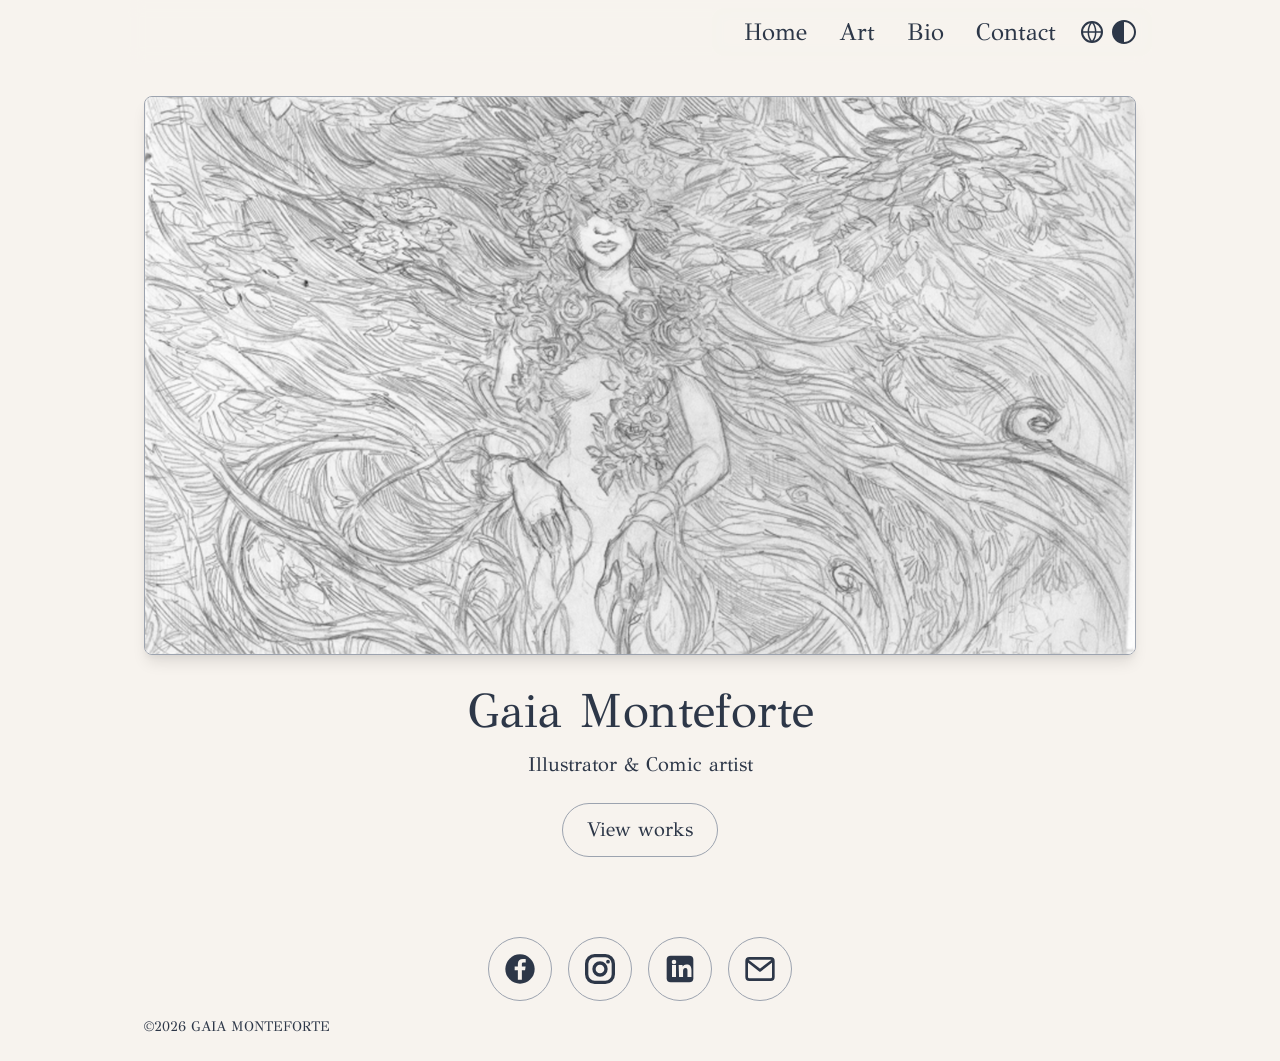
<file: index.html>
﻿<!DOCTYPE html>
<html lang="en-US">
  <head>
    <meta charset="UTF-8" />
    <meta http-equiv="refresh" content="0; url=home.html" />
    <title>Gaia Monteforte</title>
  </head>
  <body></body>
</html>
</file>
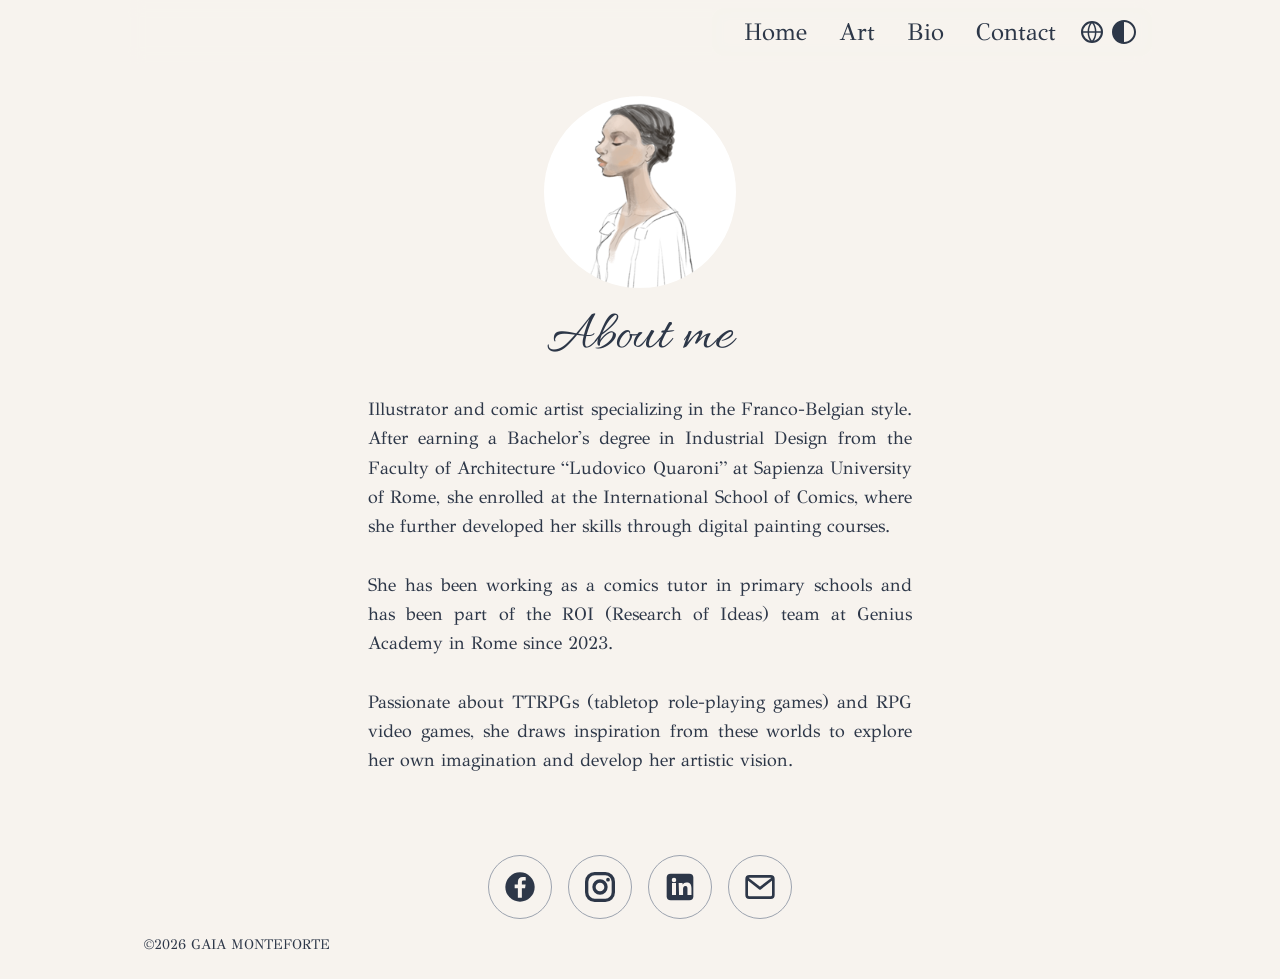
<file: bio.html>
<!DOCTYPE html>
<html lang="en-US">
  <head>
    <meta charset="UTF-8" />
    <meta name="viewport" content="width=device-width, initial-scale=1" />
    <link rel="stylesheet" href="tailwind.min.css" />
    <link rel="stylesheet" type="text/css" href="style.css" />
    <link rel="preconnect" href="https://fonts.googleapis.com" />
    <link rel="preconnect" href="https://fonts.gstatic.com" crossorigin />
    <link href="https://fonts.googleapis.com/css2?family=Allura&family=GFS+Didot&display=swap" rel="stylesheet" />
    <title data-en="Bio | Gaia Monteforte" data-it="Biografia | Gaia Monteforte">Bio | Gaia Monteforte</title>
    <script src="bio.js"></script>
    <script src="script.js" defer></script>
  </head>

  <body class="container lg:text-xl lg:max-w-screen-lg lg:mx-auto">
    <header class="flex justify-between items-center md:w-full md:fixed md:h-16 lg:max-w-screen-lg">
      <a href="#menu" id="home" class="inline-block md:hidden py-4 px-6 appearance-none focus:outline-none" aria-label="Open menu" data-en-aria-label="Open menu" data-it-aria-label="Apri il menu" aria-controls="menu">
        <svg id="btn-hamburger" class="fill-current h-6 w-6" viewBox="0 0 20 20" xmlns="http://www.w3.org/2000/svg">
          <title>Menu</title>
          <path d="M0 3h20v2H0V3zm0 6h20v2H0V9zm0 6h20v2H0v-2z" />
        </svg>
      </a>

      <a class="md:w-full py-4 px-6 md:py-0 text-3xl md:text-4xl" href="work.html" aria-label="Works"></a>

      <nav id="menu" class="container p-4 md:py-2" aria-label="Main navigation" data-en-aria-label="Main navigation" data-it-aria-label="Navigazione principale">
        <a href="#home" id="menu-close" class="absolute md:hidden top-0 right-0 p-6 z-20" aria-label="Close menu" data-en-aria-label="Close menu" data-it-aria-label="Chiudi il menu">
          <svg id="btn-close" class="fill-current h-5 w-5" viewBox="0 0 24 24" xmlns="http://www.w3.org/2000/svg" aria-hidden="true">
            <time>Close</time>
            <path d="M23.954 21.03l-9.184-9.095 9.092-9.174-2.832-2.807-9.09 9.179-9.176-9.088-2.81 2.81 9.186 9.105-9.095 9.184 2.81 2.81 9.112-9.192 9.18 9.1z" />
          </svg>
        </a>

        <ul class="min-h-full flex flex-col md:flex-row justify-around md:justify-end items-center relative z-10 py-12 md:py-0 text-3xl md:text-2xl">
          <li class="mobile-controls">
            <button class="theme-toggle" type="button" aria-label="Toggle light/dark theme" data-en-aria-label="Toggle light/dark theme" data-it-aria-label="Cambia tema chiaro/scuro"><svg class="fill-current h-6 w-6" viewBox="0 0 24 24" xmlns="http://www.w3.org/2000/svg"><path d="M12 2c5.514 0 10 4.486 10 10s-4.486 10-10 10v-20zm0-2c-6.627 0-12 5.373-12 12s5.373 12 12 12 12-5.373 12-12-5.373-12-12-12z" /></svg></button>
            <div class="language-switcher mobile-language-switcher" aria-label="Language selector">
              <button class="language-button" type="button" data-language="it" aria-label="Italiano" data-en-aria-label="Italian" data-it-aria-label="Italiano" title="Italiano" data-en-title="Italian" data-it-title="Italiano" aria-pressed="false">
                <svg viewBox="0 0 24 24" aria-hidden="true"><defs><clipPath id="italy-flag-clip"><circle cx="12" cy="12" r="12" /></clipPath></defs><g clip-path="url(#italy-flag-clip)"><path fill="#009246" d="M0 0h8v24H0z"/><path fill="#fff" d="M8 0h8v24H8z"/><path fill="#ce2b37" d="M16 0h8v24h-8z"/></g></svg>
              </button>
              <button class="language-button" type="button" data-language="en" aria-label="English" data-en-aria-label="English" data-it-aria-label="Inglese" title="English" data-en-title="English" data-it-title="Inglese" aria-pressed="true">
                <svg viewBox="0 0 24 24" aria-hidden="true"><defs><clipPath id="union-jack-clip"><circle cx="12" cy="12" r="12" /></clipPath></defs><g clip-path="url(#union-jack-clip)"><path fill="#012169" d="M0 0h24v24H0z"/><path fill="#fff" d="M0 0h4l20 14v4h-4L0 4zm20 0h4v4L4 24H0v-4z"/><path fill="#c8102e" d="M0 0h2l22 15.4V18L0 2.6zm22 0h2v2.6L2 24H0v-2.6z"/><path fill="#fff" d="M0 8h24v8H0zM8 0h8v24H8z"/><path fill="#c8102e" d="M0 10h24v4H0zM10 0h4v24h-4z"/></g></svg>
              </button>
            </div>
          </li>
          <li class="px-4 hover:text-blue-400"><a href="home.html">Home</a></li>
          <li class="px-4 hover:text-blue-400"><a href="work.html" data-en="Art" data-it="Art">Art</a></li>
          <li class="px-4 hover:text-blue-400"><a href="bio.html" data-en="Bio" data-it="Bio">Bio</a></li>
          <li class="px-4 hover:text-blue-400"><a href="contact.html" data-en="Contact" data-it="Contatti">Contact</a></li>
          <li class="language-switcher desktop-language-switcher" aria-label="Language selector">
            <button class="language-toggle" type="button" aria-label="Change language" data-en-aria-label="Change language" data-it-aria-label="Cambia lingua" title="Change language" data-en-title="Change language" data-it-title="Cambia lingua" aria-expanded="false" aria-controls="desktop-language-options">
              <svg viewBox="0 0 24 24" xmlns="http://www.w3.org/2000/svg" aria-hidden="true"><circle cx="12" cy="12" r="10" fill="none" stroke="currentColor" stroke-width="2"/><path d="M2 12h20M12 2c2.5 2.7 3.7 6 3.7 10S14.5 19.3 12 22m0-20C9.5 4.7 8.3 8 8.3 12s1.2 7.3 3.7 10" fill="none" stroke="currentColor" stroke-width="1.5"/></svg>
            </button>
            <div class="desktop-language-options" id="desktop-language-options">
            <button class="language-button" type="button" data-language="it" aria-label="Italiano" data-en-aria-label="Italian" data-it-aria-label="Italiano" title="Italiano" data-en-title="Italian" data-it-title="Italiano" aria-pressed="false">
              <svg viewBox="0 0 24 24" aria-hidden="true"><defs><clipPath id="italy-flag-clip-desktop"><circle cx="12" cy="12" r="12" /></clipPath></defs><g clip-path="url(#italy-flag-clip-desktop)"><path fill="#009246" d="M0 0h8v24H0z"/><path fill="#fff" d="M8 0h8v24H8z"/><path fill="#ce2b37" d="M16 0h8v24h-8z"/></g></svg>
            </button>
            <button class="language-button" type="button" data-language="en" aria-label="English" data-en-aria-label="English" data-it-aria-label="Inglese" title="English" data-en-title="English" data-it-title="Inglese" aria-pressed="true">
              <svg viewBox="0 0 24 24" aria-hidden="true"><defs><clipPath id="union-jack-clip-desktop"><circle cx="12" cy="12" r="12" /></clipPath></defs><g clip-path="url(#union-jack-clip-desktop)"><path fill="#012169" d="M0 0h24v24H0z"/><path fill="#fff" d="M0 0h4l20 14v4h-4L0 4zm20 0h4v4L4 24H0v-4z"/><path fill="#c8102e" d="M0 0h2l22 15.4V18L0 2.6zm22 0h2v2.6L2 24H0v-2.6z"/><path fill="#fff" d="M0 8h24v8H0zM8 0h8v24H8z"/><path fill="#c8102e" d="M0 10h24v4H0zM10 0h4v24h-4z"/></g></svg>
            </button>
            </div>
            <button class="theme-toggle" type="button" aria-label="Toggle light/dark theme" data-en-aria-label="Toggle light/dark theme" data-it-aria-label="Cambia tema chiaro/scuro"><svg class="fill-current h-6 w-6" viewBox="0 0 24 24" xmlns="http://www.w3.org/2000/svg"><path d="M12 2c5.514 0 10 4.486 10 10s-4.486 10-10 10v-20zm0-2c-6.627 0-12 5.373-12 12s5.373 12 12 12 12-5.373 12-12-5.373-12-12-12z" /></svg></button>
          </li>
        </ul>
      </nav>
    </header>

    <main class="container mx-auto px-4 py-8 md:pt-24 md:pb-12">
      <div class="text-center">
        <div class="profile-image-flip mx-auto mb-4" aria-label="Gaia Monteforte portrait" data-en-aria-label="Gaia Monteforte portrait" data-it-aria-label="Ritratto di Gaia Monteforte">
          <div class="profile-image-flip-inner">
            <img class="profile-image-flip-front" src="assets/contact/Bio_pic.png" srcset="assets/contact/Bio_pic-256w.png 256w, assets/contact/Bio_pic.png 552w" sizes="128px" width="552" height="537" loading="eager" decoding="async" fetchpriority="high" alt="Gaia Monteforte" data-en-alt="Gaia Monteforte" data-it-alt="Gaia Monteforte" />
            <img class="profile-image-flip-back" src="assets/contact/bio_2.jpg" srcset="assets/contact/bio_2-256w.jpg 256w, assets/contact/bio_2.jpg 1944w" sizes="128px" width="1944" height="1944" loading="lazy" decoding="async" fetchpriority="low" alt="" aria-hidden="true" />
          </div>
        </div>
        <h1 class="artist-name about-heading mb-6" data-en="About me" data-it="Chi sono">About me</h1>
      </div>

      <div class="max-w-2xl mx-auto px-8 md:px-16">
        <p id="artist-bio" class="leading-relaxed text-lg"></p>
      </div>
    </main>

    <div class="social-links">
      <a href="https://facebook.com/gaia_monteforte" target="_blank" rel="noopener noreferrer" aria-label="Facebook" title="Facebook">
        <svg class="social-icon" viewBox="0 0 24 24" aria-hidden="true"><circle cx="12" cy="12" r="11" fill="currentColor"/><path d="M13.4 20v-7h2.4l.4-2.8h-2.8V8.4c0-.8.2-1.3 1.4-1.3h1.5V4.6c-.3 0-1.2-.1-2.2-.1-2.2 0-3.7 1.3-3.7 3.8v1.9H8v2.8h2.4v7z" fill="var(--social-mark)"/></svg>
      </a>
      <a href="https://instagram.com/the_nebula_art" target="_blank" rel="noopener noreferrer" aria-label="Instagram" title="Instagram">
        <svg class="social-icon" viewBox="0 0 24 24" aria-hidden="true"><rect x="2" y="2" width="20" height="20" rx="6" fill="none" stroke="currentColor" stroke-width="2.5"/><circle cx="12" cy="12" r="4.5" fill="none" stroke="currentColor" stroke-width="2.5"/><circle cx="18" cy="6.5" r="1.4" fill="currentColor"/></svg>
      </a>
      <a href="https://linkedin.com/in/gaia_monteforte" target="_blank" rel="noopener noreferrer" aria-label="LinkedIn" title="LinkedIn">
        <svg class="social-icon" viewBox="0 0 24 24" aria-hidden="true"><rect x="2" y="2" width="20" height="20" rx="3" fill="currentColor"/><path d="M6 9h3v9H6zm1.5-4a1.7 1.7 0 1 1 0 3.4 1.7 1.7 0 0 1 0-3.4M11 9h2.9v1.2h.1A3.2 3.2 0 0 1 17 8.7c3 0 3.6 2 3.6 4.5V18h-3v-4.3c0-1 0-2.4-1.5-2.4s-1.8 1.1-1.8 2.3V18h-3z" fill="var(--social-mark)"/></svg>
      </a>
      <a href="mailto:helennmarley@gmail.com" aria-label="Email" title="Email">
        <svg class="social-icon" viewBox="0 0 24 24" aria-hidden="true"><rect x="2" y="4" width="20" height="16" rx="2" fill="none" stroke="currentColor" stroke-width="2"/><path d="m3 6 9 7 9-7" fill="none" stroke="currentColor" stroke-width="2" stroke-linecap="round" stroke-linejoin="round"/></svg>
      </a>
    </div>

    <footer>
      <div class="container flex flex-col sm:flex-row sm:flex-wrap justify-between items-center mx-auto mb-6 px-4 text-sm">
        <p class="uppercase">©<span id="current-year"></span> Gaia Monteforte</p>
      </div>
    </footer>
  </body>
</html>
</file>
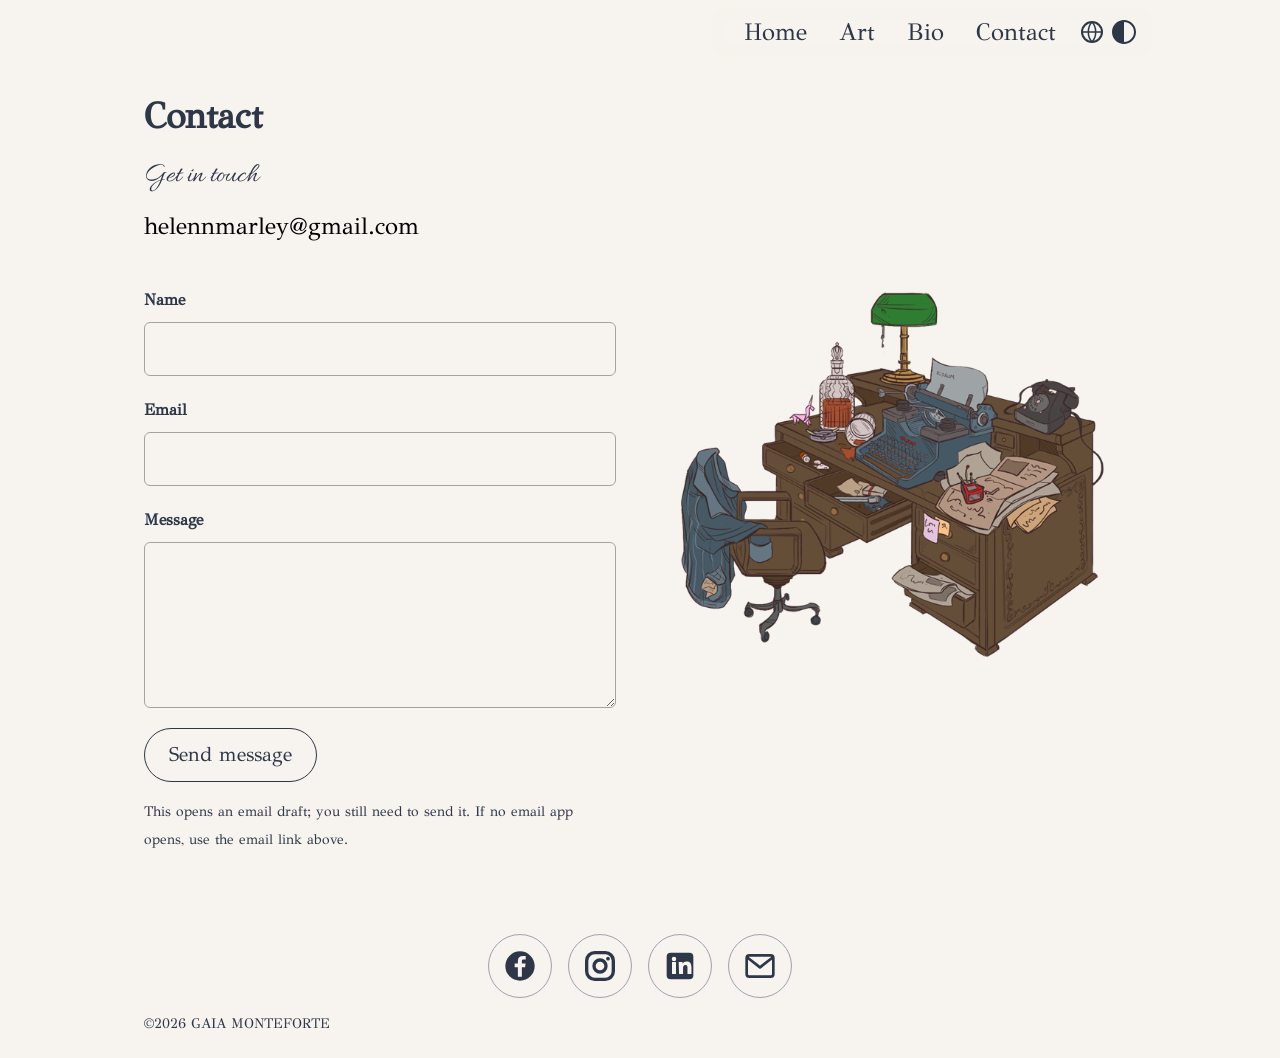
<file: contact.html>
<!DOCTYPE html>
<html lang="en-US">
  <head>
    <meta charset="UTF-8" />
    <meta name="viewport" content="width=device-width, initial-scale=1" />
    <link rel="stylesheet" href="tailwind.min.css" />
    <link rel="stylesheet" type="text/css" href="style.css" />
    <link rel="preconnect" href="https://fonts.googleapis.com" />
    <link rel="preconnect" href="https://fonts.gstatic.com" crossorigin />
    <link href="https://fonts.googleapis.com/css2?family=Allura&family=GFS+Didot&display=swap" rel="stylesheet" />
    <title data-en="Contact | Gaia Monteforte" data-it="Contatti | Gaia Monteforte">Contact | Gaia Monteforte</title>
    <script src="bio.js"></script>
    <script src="script.js" defer></script>
  </head>

  <body class="container lg:text-xl lg:max-w-screen-lg lg:mx-auto">
    <header class="flex justify-between items-center md:w-full md:fixed md:h-16 lg:max-w-screen-lg">
      <a href="#menu" id="home" class="inline-block md:hidden py-4 px-6 appearance-none focus:outline-none" aria-label="Open menu" data-en-aria-label="Open menu" data-it-aria-label="Apri il menu" aria-controls="menu">
        <svg id="btn-hamburger" class="fill-current h-6 w-6" viewBox="0 0 20 20" xmlns="http://www.w3.org/2000/svg">
          <title>Menu</title>
          <path d="M0 3h20v2H0V3zm0 6h20v2H0V9zm0 6h20v2H0v-2z" />
        </svg>
      </a>

      <a class="md:w-full py-4 px-6 md:py-0 text-3xl md:text-4xl" href="work.html" aria-label="Works"></a>

      <nav id="menu" class="container p-4 md:py-2" aria-label="Main navigation" data-en-aria-label="Main navigation" data-it-aria-label="Navigazione principale">
        <a href="#home" id="menu-close" class="absolute md:hidden top-0 right-0 p-6 z-20" aria-label="Close menu" data-en-aria-label="Close menu" data-it-aria-label="Chiudi il menu">
          <svg id="btn-close" class="fill-current h-5 w-5" viewBox="0 0 24 24" xmlns="http://www.w3.org/2000/svg" aria-hidden="true">
            <time>Close</time>
            <path d="M23.954 21.03l-9.184-9.095 9.092-9.174-2.832-2.807-9.09 9.179-9.176-9.088-2.81 2.81 9.186 9.105-9.095 9.184 2.81 2.81 9.112-9.192 9.18 9.1z" />
          </svg>
        </a>

        <ul class="min-h-full flex flex-col md:flex-row justify-around md:justify-end items-center relative z-10 py-12 md:py-0 text-3xl md:text-2xl">
          <li class="mobile-controls">
            <button class="theme-toggle" type="button" aria-label="Toggle light/dark theme" data-en-aria-label="Toggle light/dark theme" data-it-aria-label="Cambia tema chiaro/scuro"><svg class="fill-current h-6 w-6" viewBox="0 0 24 24" xmlns="http://www.w3.org/2000/svg"><path d="M12 2c5.514 0 10 4.486 10 10s-4.486 10-10 10v-20zm0-2c-6.627 0-12 5.373-12 12s5.373 12 12 12 12-5.373 12-12-5.373-12-12-12z" /></svg></button>
            <div class="language-switcher mobile-language-switcher" aria-label="Language selector">
              <button class="language-button" type="button" data-language="it" aria-label="Italiano" data-en-aria-label="Italian" data-it-aria-label="Italiano" title="Italiano" data-en-title="Italian" data-it-title="Italiano" aria-pressed="false">
                <svg viewBox="0 0 24 24" aria-hidden="true"><defs><clipPath id="italy-flag-clip"><circle cx="12" cy="12" r="12" /></clipPath></defs><g clip-path="url(#italy-flag-clip)"><path fill="#009246" d="M0 0h8v24H0z"/><path fill="#fff" d="M8 0h8v24H8z"/><path fill="#ce2b37" d="M16 0h8v24h-8z"/></g></svg>
              </button>
              <button class="language-button" type="button" data-language="en" aria-label="English" data-en-aria-label="English" data-it-aria-label="Inglese" title="English" data-en-title="English" data-it-title="Inglese" aria-pressed="true">
                <svg viewBox="0 0 24 24" aria-hidden="true"><defs><clipPath id="union-jack-clip"><circle cx="12" cy="12" r="12" /></clipPath></defs><g clip-path="url(#union-jack-clip)"><path fill="#012169" d="M0 0h24v24H0z"/><path fill="#fff" d="M0 0h4l20 14v4h-4L0 4zm20 0h4v4L4 24H0v-4z"/><path fill="#c8102e" d="M0 0h2l22 15.4V18L0 2.6zm22 0h2v2.6L2 24H0v-2.6z"/><path fill="#fff" d="M0 8h24v8H0zM8 0h8v24H8z"/><path fill="#c8102e" d="M0 10h24v4H0zM10 0h4v24h-4z"/></g></svg>
              </button>
            </div>
          </li>
          <li class="px-4 hover:text-blue-400"><a href="home.html">Home</a></li>
          <li class="px-4 hover:text-blue-400"><a href="work.html" data-en="Art" data-it="Art">Art</a></li>
          <li class="px-4 hover:text-blue-400"><a href="bio.html" data-en="Bio" data-it="Bio">Bio</a></li>
          <li class="px-4 hover:text-blue-400"><a href="contact.html" data-en="Contact" data-it="Contatti">Contact</a></li>
          <li class="language-switcher desktop-language-switcher" aria-label="Language selector">
            <button class="language-toggle" type="button" aria-label="Change language" data-en-aria-label="Change language" data-it-aria-label="Cambia lingua" title="Change language" data-en-title="Change language" data-it-title="Cambia lingua" aria-expanded="false" aria-controls="desktop-language-options">
              <svg viewBox="0 0 24 24" xmlns="http://www.w3.org/2000/svg" aria-hidden="true"><circle cx="12" cy="12" r="10" fill="none" stroke="currentColor" stroke-width="2"/><path d="M2 12h20M12 2c2.5 2.7 3.7 6 3.7 10S14.5 19.3 12 22m0-20C9.5 4.7 8.3 8 8.3 12s1.2 7.3 3.7 10" fill="none" stroke="currentColor" stroke-width="1.5"/></svg>
            </button>
            <div class="desktop-language-options" id="desktop-language-options">
            <button class="language-button" type="button" data-language="it" aria-label="Italiano" data-en-aria-label="Italian" data-it-aria-label="Italiano" title="Italiano" data-en-title="Italian" data-it-title="Italiano" aria-pressed="false">
              <svg viewBox="0 0 24 24" aria-hidden="true"><defs><clipPath id="italy-flag-clip-desktop"><circle cx="12" cy="12" r="12" /></clipPath></defs><g clip-path="url(#italy-flag-clip-desktop)"><path fill="#009246" d="M0 0h8v24H0z"/><path fill="#fff" d="M8 0h8v24H8z"/><path fill="#ce2b37" d="M16 0h8v24h-8z"/></g></svg>
            </button>
            <button class="language-button" type="button" data-language="en" aria-label="English" data-en-aria-label="English" data-it-aria-label="Inglese" title="English" data-en-title="English" data-it-title="Inglese" aria-pressed="true">
              <svg viewBox="0 0 24 24" aria-hidden="true"><defs><clipPath id="union-jack-clip-desktop"><circle cx="12" cy="12" r="12" /></clipPath></defs><g clip-path="url(#union-jack-clip-desktop)"><path fill="#012169" d="M0 0h24v24H0z"/><path fill="#fff" d="M0 0h4l20 14v4h-4L0 4zm20 0h4v4L4 24H0v-4z"/><path fill="#c8102e" d="M0 0h2l22 15.4V18L0 2.6zm22 0h2v2.6L2 24H0v-2.6z"/><path fill="#fff" d="M0 8h24v8H0zM8 0h8v24H8z"/><path fill="#c8102e" d="M0 10h24v4H0zM10 0h4v24h-4z"/></g></svg>
            </button>
            </div>
            <button class="theme-toggle" type="button" aria-label="Toggle light/dark theme" data-en-aria-label="Toggle light/dark theme" data-it-aria-label="Cambia tema chiaro/scuro"><svg class="fill-current h-6 w-6" viewBox="0 0 24 24" xmlns="http://www.w3.org/2000/svg"><path d="M12 2c5.514 0 10 4.486 10 10s-4.486 10-10 10v-20zm0-2c-6.627 0-12 5.373-12 12s5.373 12 12 12 12-5.373 12-12-5.373-12-12-12z" /></svg></button>
          </li>
        </ul>
      </nav>
    </header>

    <main class="container mx-auto px-4 py-8 md:pt-24 md:pb-12">
      <div class="flex flex-col md:flex-row items-center gap-8 md:gap-12">
        <div class="w-full md:w-1/2 text-left">
          <h1 class="text-4xl font-bold mb-6" data-en="Contact" data-it="Contatti">Contact</h1>
          <div class="max-w-xl bg-transparent p-0">
            <p class="contact-heading text-xl mb-4" data-en="Get in touch" data-it="Scrivimi">Get in touch</p>
            <a class="contact-email text-2xl" href="mailto:helennmarley@gmail.com">helennmarley@gmail.com</a>
            <form id="contact-form" class="contact-form mt-8">
              <label for="contact-name" data-en="Name" data-it="Nome">Name</label>
              <input id="contact-name" name="name" type="text" autocomplete="name" required />

              <label for="contact-email" data-en="Email" data-it="Email">Email</label>
              <input id="contact-email" name="email" type="email" autocomplete="email" required />

              <label for="contact-message" data-en="Message" data-it="Messaggio">Message</label>
              <textarea id="contact-message" name="message" rows="5" required></textarea>

              <button class="contact-submit" type="submit" data-en="Send message" data-it="Invia messaggio">Send message</button>
              <p class="contact-note" data-en="This opens an email draft; you still need to send it. If no email app opens, use the email link above." data-it="Si aprirà una bozza di email che dovrai inviare. Se non si apre un'app di posta, usa il link email qui sopra.">This opens an email draft; you still need to send it. If no email app opens, use the email link above.</p>
            </form>
          </div>
        </div>

        <div class="contact-artwork w-full md:w-1/2 overflow-hidden rounded-lg">
          <img class="w-full object-cover" src="assets/contact/Conattti_scrivania detective.png" srcset="assets/contact/Conattti_scrivania%20detective-640w.png 640w, assets/contact/Conattti_scrivania%20detective-1200w.png 1200w, assets/contact/Conattti_scrivania%20detective.png 1651w" sizes="(max-width: 767px) calc(100vw - 2rem), 600px" width="1651" height="1495" loading="lazy" decoding="async" fetchpriority="low" alt="Gaia Monteforte desk illustration" data-en-alt="Gaia Monteforte desk illustration" data-it-alt="Illustrazione della scrivania di Gaia Monteforte" />
          <button class="contact-lamp-hotspot" type="button" aria-label="Toggle lamp" data-en-aria-label="Toggle lamp" data-it-aria-label="Accendi o spegni la lampada" aria-pressed="false"></button>
        </div>
      </div>
    </main>

    <div class="social-links">
      <a href="https://facebook.com/gaia_monteforte" target="_blank" rel="noopener noreferrer" aria-label="Facebook" title="Facebook">
        <svg class="social-icon" viewBox="0 0 24 24" aria-hidden="true"><circle cx="12" cy="12" r="11" fill="currentColor"/><path d="M13.4 20v-7h2.4l.4-2.8h-2.8V8.4c0-.8.2-1.3 1.4-1.3h1.5V4.6c-.3 0-1.2-.1-2.2-.1-2.2 0-3.7 1.3-3.7 3.8v1.9H8v2.8h2.4v7z" fill="var(--social-mark)"/></svg>
      </a>
      <a href="https://instagram.com/the_nebula_art" target="_blank" rel="noopener noreferrer" aria-label="Instagram" title="Instagram">
        <svg class="social-icon" viewBox="0 0 24 24" aria-hidden="true"><rect x="2" y="2" width="20" height="20" rx="6" fill="none" stroke="currentColor" stroke-width="2.5"/><circle cx="12" cy="12" r="4.5" fill="none" stroke="currentColor" stroke-width="2.5"/><circle cx="18" cy="6.5" r="1.4" fill="currentColor"/></svg>
      </a>
      <a href="https://linkedin.com/in/gaia_monteforte" target="_blank" rel="noopener noreferrer" aria-label="LinkedIn" title="LinkedIn">
        <svg class="social-icon" viewBox="0 0 24 24" aria-hidden="true"><rect x="2" y="2" width="20" height="20" rx="3" fill="currentColor"/><path d="M6 9h3v9H6zm1.5-4a1.7 1.7 0 1 1 0 3.4 1.7 1.7 0 0 1 0-3.4M11 9h2.9v1.2h.1A3.2 3.2 0 0 1 17 8.7c3 0 3.6 2 3.6 4.5V18h-3v-4.3c0-1 0-2.4-1.5-2.4s-1.8 1.1-1.8 2.3V18h-3z" fill="var(--social-mark)"/></svg>
      </a>
      <a href="mailto:helennmarley@gmail.com" aria-label="Email" title="Email">
        <svg class="social-icon" viewBox="0 0 24 24" aria-hidden="true"><rect x="2" y="4" width="20" height="16" rx="2" fill="none" stroke="currentColor" stroke-width="2"/><path d="m3 6 9 7 9-7" fill="none" stroke="currentColor" stroke-width="2" stroke-linecap="round" stroke-linejoin="round"/></svg>
      </a>
    </div>

    <footer>
      <div class="container flex flex-col sm:flex-row sm:flex-wrap justify-between items-center mx-auto mb-6 px-4 text-sm">
        <p class="uppercase">©<span id="current-year"></span> Gaia Monteforte</p>
      </div>
    </footer>
  </body>
</html>
</file>
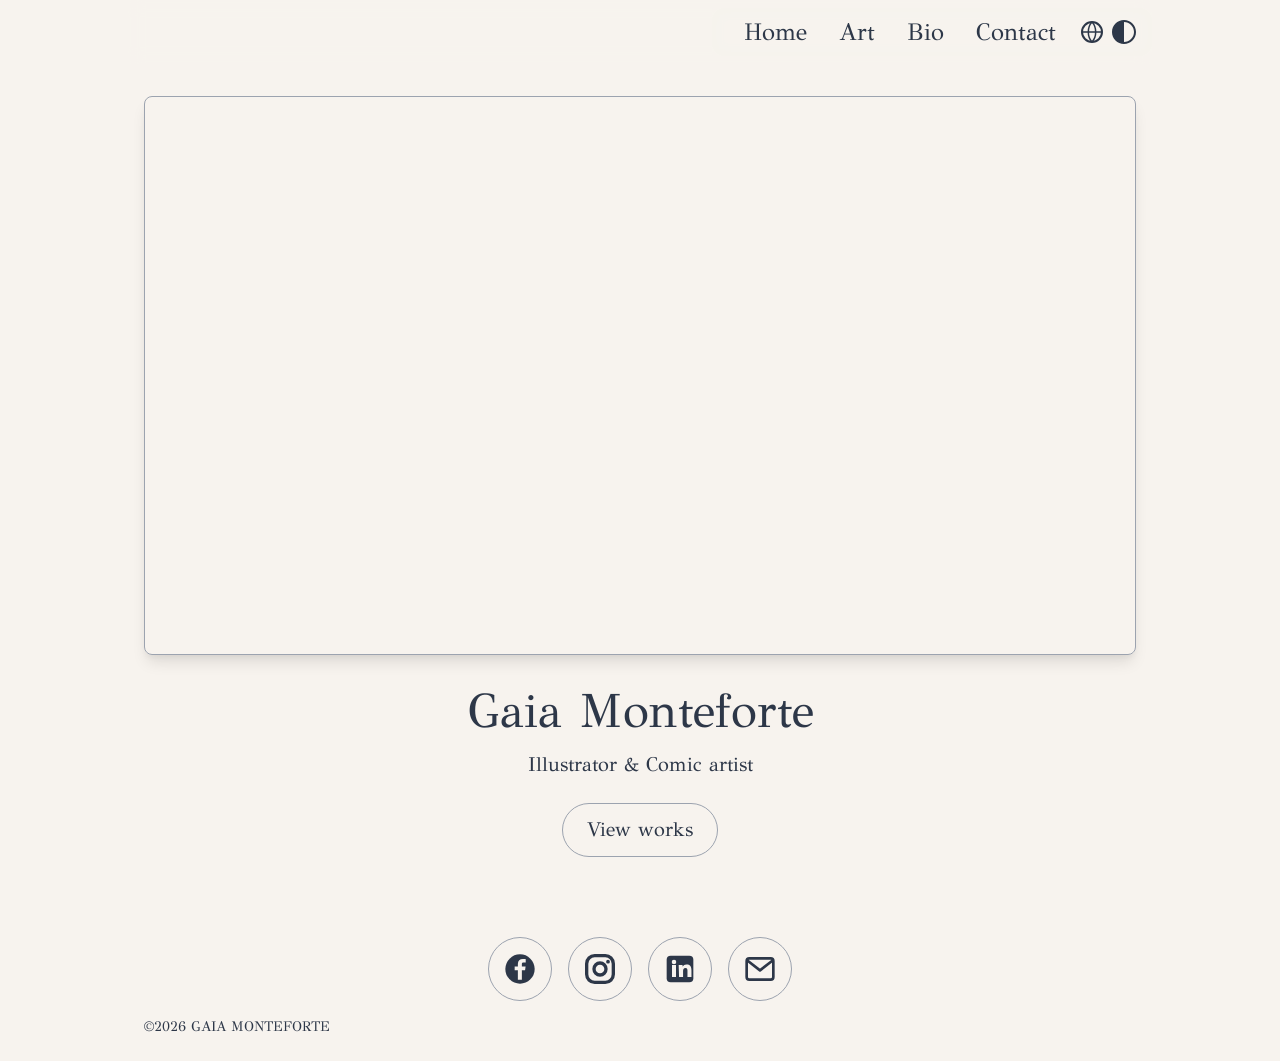
<file: home.html>
<!DOCTYPE html>
<html lang="en-US">
  <head>
    <meta charset="UTF-8" />
    <meta name="viewport" content="width=device-width, initial-scale=1" />
    <link rel="stylesheet" href="tailwind.min.css" />
    <link rel="stylesheet" type="text/css" href="style.css" />
    <link rel="preconnect" href="https://fonts.googleapis.com" />
    <link rel="preconnect" href="https://fonts.gstatic.com" crossorigin />
    <link href="https://fonts.googleapis.com/css2?family=GFS+Didot&display=swap" rel="stylesheet" />
    <title data-en="Home | Gaia Monteforte" data-it="Home | Gaia Monteforte">Home | Gaia Monteforte</title>
    <script src="bio.js"></script>
    <script src="script.js" defer></script>
  </head>

  <body class="container lg:text-xl lg:max-w-screen-lg lg:mx-auto">
    <header class="flex justify-between items-center md:w-full md:fixed md:h-16 lg:max-w-screen-lg">
      <a href="#menu" id="home" class="inline-block md:hidden py-4 px-6 appearance-none focus:outline-none" aria-label="Open menu" data-en-aria-label="Open menu" data-it-aria-label="Apri il menu" aria-controls="menu">
        <svg id="btn-hamburger" class="fill-current h-6 w-6" viewBox="0 0 20 20" xmlns="http://www.w3.org/2000/svg">
          <title>Menu</title>
          <path d="M0 3h20v2H0V3zm0 6h20v2H0V9zm0 6h20v2H0v-2z" />
        </svg>
      </a>

      <a class="md:w-full py-4 px-6 md:py-0 text-3xl md:text-4xl" href="home.html" aria-label="Home"></a>

      <nav id="menu" class="container p-4 md:py-2" aria-label="Main navigation" data-en-aria-label="Main navigation" data-it-aria-label="Navigazione principale">
        <a href="#home" id="menu-close" class="absolute md:hidden top-0 right-0 p-6 z-20" aria-label="Close menu" data-en-aria-label="Close menu" data-it-aria-label="Chiudi il menu">
          <svg id="btn-close" class="fill-current h-5 w-5" viewBox="0 0 24 24" xmlns="http://www.w3.org/2000/svg" aria-hidden="true">
            <time>Close</time>
            <path d="M23.954 21.03l-9.184-9.095 9.092-9.174-2.832-2.807-9.09 9.179-9.176-9.088-2.81 2.81 9.186 9.105-9.095 9.184 2.81 2.81 9.112-9.192 9.18 9.1z" />
          </svg>
        </a>

        <ul class="min-h-full flex flex-col md:flex-row justify-around md:justify-end items-center relative z-10 py-12 md:py-0 text-3xl md:text-2xl">
          <li class="mobile-controls">
            <button class="theme-toggle" type="button" aria-label="Toggle light/dark theme" data-en-aria-label="Toggle light/dark theme" data-it-aria-label="Cambia tema chiaro/scuro"><svg class="fill-current h-6 w-6" viewBox="0 0 24 24" xmlns="http://www.w3.org/2000/svg"><path d="M12 2c5.514 0 10 4.486 10 10s-4.486 10-10 10v-20zm0-2c-6.627 0-12 5.373-12 12s5.373 12 12 12 12-5.373 12-12-5.373-12-12-12z" /></svg></button>
            <div class="language-switcher mobile-language-switcher" aria-label="Language selector">
              <button class="language-button" type="button" data-language="it" aria-label="Italiano" data-en-aria-label="Italian" data-it-aria-label="Italiano" title="Italiano" data-en-title="Italian" data-it-title="Italiano" aria-pressed="false">
                <svg viewBox="0 0 24 24" aria-hidden="true"><defs><clipPath id="italy-flag-clip"><circle cx="12" cy="12" r="12" /></clipPath></defs><g clip-path="url(#italy-flag-clip)"><path fill="#009246" d="M0 0h8v24H0z"/><path fill="#fff" d="M8 0h8v24H8z"/><path fill="#ce2b37" d="M16 0h8v24h-8z"/></g></svg>
              </button>
              <button class="language-button" type="button" data-language="en" aria-label="English" data-en-aria-label="English" data-it-aria-label="Inglese" title="English" data-en-title="English" data-it-title="Inglese" aria-pressed="true">
                <svg viewBox="0 0 24 24" aria-hidden="true"><defs><clipPath id="union-jack-clip"><circle cx="12" cy="12" r="12" /></clipPath></defs><g clip-path="url(#union-jack-clip)"><path fill="#012169" d="M0 0h24v24H0z"/><path fill="#fff" d="M0 0h4l20 14v4h-4L0 4zm20 0h4v4L4 24H0v-4z"/><path fill="#c8102e" d="M0 0h2l22 15.4V18L0 2.6zm22 0h2v2.6L2 24H0v-2.6z"/><path fill="#fff" d="M0 8h24v8H0zM8 0h8v24H8z"/><path fill="#c8102e" d="M0 10h24v4H0zM10 0h4v24h-4z"/></g></svg>
              </button>
            </div>
          </li>
          <li class="px-4 hover:text-blue-400"><a href="home.html">Home</a></li>
          <li class="px-4 hover:text-blue-400"><a href="work.html" data-en="Art" data-it="Art">Art</a></li>
          <li class="px-4 hover:text-blue-400"><a href="bio.html" data-en="Bio" data-it="Bio">Bio</a></li>
          <li class="px-4 hover:text-blue-400"><a href="contact.html" data-en="Contact" data-it="Contatti">Contact</a></li>
          <li class="language-switcher desktop-language-switcher" aria-label="Language selector">
            <button class="language-toggle" type="button" aria-label="Change language" data-en-aria-label="Change language" data-it-aria-label="Cambia lingua" title="Change language" data-en-title="Change language" data-it-title="Cambia lingua" aria-expanded="false" aria-controls="desktop-language-options">
              <svg viewBox="0 0 24 24" xmlns="http://www.w3.org/2000/svg" aria-hidden="true"><circle cx="12" cy="12" r="10" fill="none" stroke="currentColor" stroke-width="2"/><path d="M2 12h20M12 2c2.5 2.7 3.7 6 3.7 10S14.5 19.3 12 22m0-20C9.5 4.7 8.3 8 8.3 12s1.2 7.3 3.7 10" fill="none" stroke="currentColor" stroke-width="1.5"/></svg>
            </button>
            <div class="desktop-language-options" id="desktop-language-options">
            <button class="language-button" type="button" data-language="it" aria-label="Italiano" data-en-aria-label="Italian" data-it-aria-label="Italiano" title="Italiano" data-en-title="Italian" data-it-title="Italiano" aria-pressed="false">
              <svg viewBox="0 0 24 24" aria-hidden="true"><defs><clipPath id="italy-flag-clip-desktop"><circle cx="12" cy="12" r="12" /></clipPath></defs><g clip-path="url(#italy-flag-clip-desktop)"><path fill="#009246" d="M0 0h8v24H0z"/><path fill="#fff" d="M8 0h8v24H8z"/><path fill="#ce2b37" d="M16 0h8v24h-8z"/></g></svg>
            </button>
            <button class="language-button" type="button" data-language="en" aria-label="English" data-en-aria-label="English" data-it-aria-label="Inglese" title="English" data-en-title="English" data-it-title="Inglese" aria-pressed="true">
              <svg viewBox="0 0 24 24" aria-hidden="true"><defs><clipPath id="union-jack-clip-desktop"><circle cx="12" cy="12" r="12" /></clipPath></defs><g clip-path="url(#union-jack-clip-desktop)"><path fill="#012169" d="M0 0h24v24H0z"/><path fill="#fff" d="M0 0h4l20 14v4h-4L0 4zm20 0h4v4L4 24H0v-4z"/><path fill="#c8102e" d="M0 0h2l22 15.4V18L0 2.6zm22 0h2v2.6L2 24H0v-2.6z"/><path fill="#fff" d="M0 8h24v8H0zM8 0h8v24H8z"/><path fill="#c8102e" d="M0 10h24v4H0zM10 0h4v24h-4z"/></g></svg>
            </button>
            </div>
            <button class="theme-toggle" type="button" aria-label="Toggle light/dark theme" data-en-aria-label="Toggle light/dark theme" data-it-aria-label="Cambia tema chiaro/scuro"><svg class="fill-current h-6 w-6" viewBox="0 0 24 24" xmlns="http://www.w3.org/2000/svg"><path d="M12 2c5.514 0 10 4.486 10 10s-4.486 10-10 10v-20zm0-2c-6.627 0-12 5.373-12 12s5.373 12 12 12 12-5.373 12-12-5.373-12-12-12z" /></svg></button>
          </li>
        </ul>
      </nav>
    </header>

    <main class="container mx-auto px-4 py-8 md:pt-24 md:pb-12 text-center">
      <div class="overflow-hidden rounded-lg shadow-lg border border-gray-400">
        <img class="w-full object-cover" src="assets/home/cover._fogliame.png" srcset="assets/home/cover._fogliame-640w.png 640w, assets/home/cover._fogliame-1280w.png 1280w, assets/home/cover._fogliame-2400w.png 2400w, assets/home/cover._fogliame.png 3840w" sizes="(max-width: 767px) calc(100vw - 2rem), 1200px" width="3840" height="2160" loading="eager" decoding="async" fetchpriority="high" alt="Gaia Monteforte cover illustration" data-en-alt="Gaia Monteforte cover illustration" data-it-alt="Illustrazione di copertina di Gaia Monteforte" />
      </div>
      <div class="mt-8">
        <h1 class="artist-name text-5xl mb-4">Gaia Monteforte</h1>
        <p class="text-xl mb-6" data-en="Illustrator &amp; Comic artist" data-it="Illustratrice e fumettista">Freelance illustrator and comic artist</p>
        <a href="work.html" class="inline-block px-6 py-3 border border-gray-400 rounded-full hover:border-blue-400 hover:text-blue-400" data-en="View works" data-it="Scopri i lavori">View works</a>
      </div>
    </main>

    <div class="social-links">
      <a href="https://facebook.com/gaia_monteforte" target="_blank" rel="noopener noreferrer" aria-label="Facebook" title="Facebook">
        <svg class="social-icon" viewBox="0 0 24 24" aria-hidden="true"><circle cx="12" cy="12" r="11" fill="currentColor"/><path d="M13.4 20v-7h2.4l.4-2.8h-2.8V8.4c0-.8.2-1.3 1.4-1.3h1.5V4.6c-.3 0-1.2-.1-2.2-.1-2.2 0-3.7 1.3-3.7 3.8v1.9H8v2.8h2.4v7z" fill="var(--social-mark)"/></svg>
      </a>
      <a href="https://instagram.com/the_nebula_art" target="_blank" rel="noopener noreferrer" aria-label="Instagram" title="Instagram">
        <svg class="social-icon" viewBox="0 0 24 24" aria-hidden="true"><rect x="2" y="2" width="20" height="20" rx="6" fill="none" stroke="currentColor" stroke-width="2.5"/><circle cx="12" cy="12" r="4.5" fill="none" stroke="currentColor" stroke-width="2.5"/><circle cx="18" cy="6.5" r="1.4" fill="currentColor"/></svg>
      </a>
      <a href="https://linkedin.com/in/gaia_monteforte" target="_blank" rel="noopener noreferrer" aria-label="LinkedIn" title="LinkedIn">
        <svg class="social-icon" viewBox="0 0 24 24" aria-hidden="true"><rect x="2" y="2" width="20" height="20" rx="3" fill="currentColor"/><path d="M6 9h3v9H6zm1.5-4a1.7 1.7 0 1 1 0 3.4 1.7 1.7 0 0 1 0-3.4M11 9h2.9v1.2h.1A3.2 3.2 0 0 1 17 8.7c3 0 3.6 2 3.6 4.5V18h-3v-4.3c0-1 0-2.4-1.5-2.4s-1.8 1.1-1.8 2.3V18h-3z" fill="var(--social-mark)"/></svg>
      </a>
      <a href="mailto:helennmarley@gmail.com" aria-label="Email" title="Email">
        <svg class="social-icon" viewBox="0 0 24 24" aria-hidden="true"><rect x="2" y="4" width="20" height="16" rx="2" fill="none" stroke="currentColor" stroke-width="2"/><path d="m3 6 9 7 9-7" fill="none" stroke="currentColor" stroke-width="2" stroke-linecap="round" stroke-linejoin="round"/></svg>
      </a>
    </div>

    <footer>
      <div class="container flex flex-col sm:flex-row sm:flex-wrap justify-between items-center mx-auto mb-6 px-4 text-sm">
        <p class="uppercase">©<span id="current-year"></span> Gaia Monteforte</p>
      </div>
    </footer>
  </body>
</html>
</file>
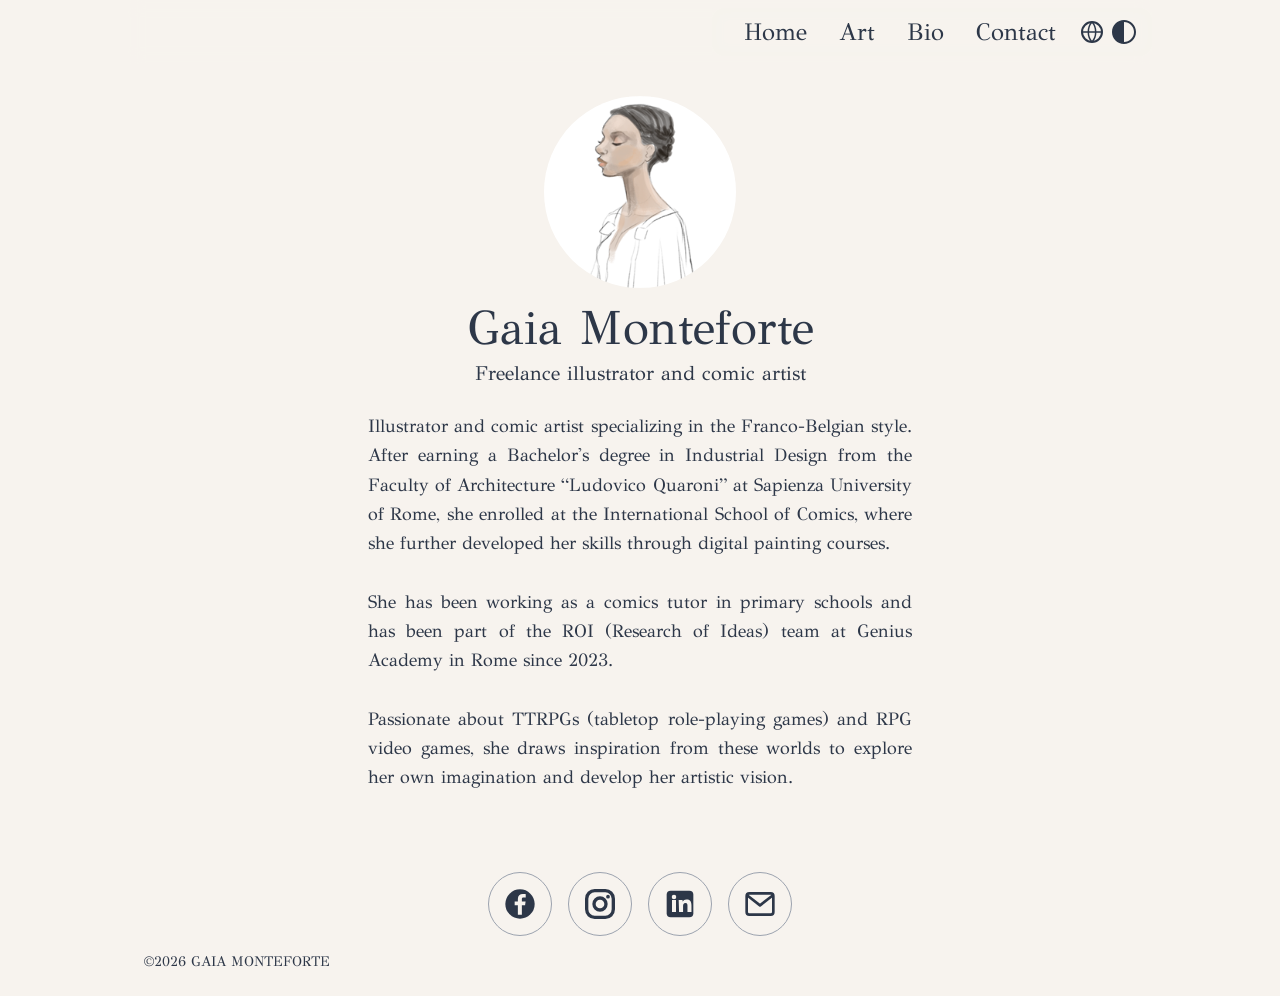
<file: profile.html>
<!DOCTYPE html>
<html lang="en-US">
  <head>
    <meta charset="UTF-8" />
    <meta name="viewport" content="width=device-width, initial-scale=1" />
    <link rel="stylesheet" href="tailwind.min.css" />
    <link rel="stylesheet" type="text/css" href="style.css" />
    <link rel="preconnect" href="https://fonts.googleapis.com" />
    <link rel="preconnect" href="https://fonts.gstatic.com" crossorigin />
    <link href="https://fonts.googleapis.com/css2?family=GFS+Didot&display=swap" rel="stylesheet" />
    <title data-en="Bio | Gaia Monteforte" data-it="Biografia | Gaia Monteforte">Bio | Gaia Monteforte</title>
    <script src="bio.js"></script>
    <script src="script.js" defer></script>
  </head>

  <body class="container lg:text-xl lg:max-w-screen-lg lg:mx-auto">
    <header class="flex justify-between items-center md:w-full md:fixed md:h-16 lg:max-w-screen-lg">
      <a href="#menu" id="home" class="inline-block md:hidden py-4 px-6 appearance-none focus:outline-none" aria-label="Open menu" data-en-aria-label="Open menu" data-it-aria-label="Apri il menu" aria-controls="menu">
        <svg id="btn-hamburger" class="fill-current h-6 w-6" viewBox="0 0 20 20" xmlns="http://www.w3.org/2000/svg">
          <title>Menu</title>
          <path d="M0 3h20v2H0V3zm0 6h20v2H0V9zm0 6h20v2H0v-2z" />
        </svg>
      </a>

      <a class="md:w-full py-4 px-6 md:py-0 text-3xl md:text-4xl" href="work.html" aria-label="Works"></a>

      <nav id="menu" class="container p-4 md:py-2" aria-label="Main navigation" data-en-aria-label="Main navigation" data-it-aria-label="Navigazione principale">
        <a href="#home" id="menu-close" class="absolute md:hidden top-0 right-0 p-6 z-20" aria-label="Close menu" data-en-aria-label="Close menu" data-it-aria-label="Chiudi il menu">
          <svg id="btn-close" class="fill-current h-5 w-5" viewBox="0 0 24 24" xmlns="http://www.w3.org/2000/svg" aria-hidden="true">
            <time>Close</time>
            <path d="M23.954 21.03l-9.184-9.095 9.092-9.174-2.832-2.807-9.09 9.179-9.176-9.088-2.81 2.81 9.186 9.105-9.095 9.184 2.81 2.81 9.112-9.192 9.18 9.1z" />
          </svg>
        </a>

        <ul class="min-h-full flex flex-col md:flex-row justify-around md:justify-end items-center relative z-10 py-12 md:py-0 text-3xl md:text-2xl">
          <li class="mobile-controls">
            <button class="theme-toggle" type="button" aria-label="Toggle light/dark theme" data-en-aria-label="Toggle light/dark theme" data-it-aria-label="Cambia tema chiaro/scuro"><svg class="fill-current h-6 w-6" viewBox="0 0 24 24" xmlns="http://www.w3.org/2000/svg"><path d="M12 2c5.514 0 10 4.486 10 10s-4.486 10-10 10v-20zm0-2c-6.627 0-12 5.373-12 12s5.373 12 12 12 12-5.373 12-12-5.373-12-12-12z" /></svg></button>
            <div class="language-switcher mobile-language-switcher" aria-label="Language selector">
              <button class="language-button" type="button" data-language="it" aria-label="Italiano" data-en-aria-label="Italian" data-it-aria-label="Italiano" title="Italiano" data-en-title="Italian" data-it-title="Italiano" aria-pressed="false">
                <svg viewBox="0 0 24 24" aria-hidden="true"><defs><clipPath id="italy-flag-clip"><circle cx="12" cy="12" r="12" /></clipPath></defs><g clip-path="url(#italy-flag-clip)"><path fill="#009246" d="M0 0h8v24H0z"/><path fill="#fff" d="M8 0h8v24H8z"/><path fill="#ce2b37" d="M16 0h8v24h-8z"/></g></svg>
              </button>
              <button class="language-button" type="button" data-language="en" aria-label="English" data-en-aria-label="English" data-it-aria-label="Inglese" title="English" data-en-title="English" data-it-title="Inglese" aria-pressed="true">
                <svg viewBox="0 0 24 24" aria-hidden="true"><defs><clipPath id="union-jack-clip"><circle cx="12" cy="12" r="12" /></clipPath></defs><g clip-path="url(#union-jack-clip)"><path fill="#012169" d="M0 0h24v24H0z"/><path fill="#fff" d="M0 0h4l20 14v4h-4L0 4zm20 0h4v4L4 24H0v-4z"/><path fill="#c8102e" d="M0 0h2l22 15.4V18L0 2.6zm22 0h2v2.6L2 24H0v-2.6z"/><path fill="#fff" d="M0 8h24v8H0zM8 0h8v24H8z"/><path fill="#c8102e" d="M0 10h24v4H0zM10 0h4v24h-4z"/></g></svg>
              </button>
            </div>
          </li>
          <li class="px-4 hover:text-blue-400"><a href="home.html">Home</a></li>
          <li class="px-4 hover:text-blue-400"><a href="work.html" data-en="Art" data-it="Art">Art</a></li>
          <li class="px-4 hover:text-blue-400"><a href="bio.html" data-en="Bio" data-it="Bio">Bio</a></li>
          <li class="px-4 hover:text-blue-400"><a href="contact.html" data-en="Contact" data-it="Contatti">Contact</a></li>
          <li class="language-switcher desktop-language-switcher" aria-label="Language selector">
            <button class="language-toggle" type="button" aria-label="Change language" data-en-aria-label="Change language" data-it-aria-label="Cambia lingua" title="Change language" data-en-title="Change language" data-it-title="Cambia lingua" aria-expanded="false" aria-controls="desktop-language-options">
              <svg viewBox="0 0 24 24" xmlns="http://www.w3.org/2000/svg" aria-hidden="true"><circle cx="12" cy="12" r="10" fill="none" stroke="currentColor" stroke-width="2"/><path d="M2 12h20M12 2c2.5 2.7 3.7 6 3.7 10S14.5 19.3 12 22m0-20C9.5 4.7 8.3 8 8.3 12s1.2 7.3 3.7 10" fill="none" stroke="currentColor" stroke-width="1.5"/></svg>
            </button>
            <div class="desktop-language-options" id="desktop-language-options">
            <button class="language-button" type="button" data-language="it" aria-label="Italiano" data-en-aria-label="Italian" data-it-aria-label="Italiano" title="Italiano" data-en-title="Italian" data-it-title="Italiano" aria-pressed="false">
              <svg viewBox="0 0 24 24" aria-hidden="true"><defs><clipPath id="italy-flag-clip-desktop"><circle cx="12" cy="12" r="12" /></clipPath></defs><g clip-path="url(#italy-flag-clip-desktop)"><path fill="#009246" d="M0 0h8v24H0z"/><path fill="#fff" d="M8 0h8v24H8z"/><path fill="#ce2b37" d="M16 0h8v24h-8z"/></g></svg>
            </button>
            <button class="language-button" type="button" data-language="en" aria-label="English" data-en-aria-label="English" data-it-aria-label="Inglese" title="English" data-en-title="English" data-it-title="Inglese" aria-pressed="true">
              <svg viewBox="0 0 24 24" aria-hidden="true"><defs><clipPath id="union-jack-clip-desktop"><circle cx="12" cy="12" r="12" /></clipPath></defs><g clip-path="url(#union-jack-clip-desktop)"><path fill="#012169" d="M0 0h24v24H0z"/><path fill="#fff" d="M0 0h4l20 14v4h-4L0 4zm20 0h4v4L4 24H0v-4z"/><path fill="#c8102e" d="M0 0h2l22 15.4V18L0 2.6zm22 0h2v2.6L2 24H0v-2.6z"/><path fill="#fff" d="M0 8h24v8H0zM8 0h8v24H8z"/><path fill="#c8102e" d="M0 10h24v4H0zM10 0h4v24h-4z"/></g></svg>
            </button>
            </div>
            <button class="theme-toggle" type="button" aria-label="Toggle light/dark theme" data-en-aria-label="Toggle light/dark theme" data-it-aria-label="Cambia tema chiaro/scuro"><svg class="fill-current h-6 w-6" viewBox="0 0 24 24" xmlns="http://www.w3.org/2000/svg"><path d="M12 2c5.514 0 10 4.486 10 10s-4.486 10-10 10v-20zm0-2c-6.627 0-12 5.373-12 12s5.373 12 12 12 12-5.373 12-12-5.373-12-12-12z" /></svg></button>
          </li>
        </ul>
      </nav>
    </header>

    <main class="container mx-auto px-4 py-8 md:pt-24 md:pb-12">
      <div class="text-center">
        <div class="profile-image-flip mx-auto mb-4" aria-label="Gaia Monteforte portrait" data-en-aria-label="Gaia Monteforte portrait" data-it-aria-label="Ritratto di Gaia Monteforte">
          <div class="profile-image-flip-inner">
            <img class="profile-image-flip-front" src="assets/contact/Bio_pic.png" srcset="assets/contact/Bio_pic-256w.png 256w, assets/contact/Bio_pic.png 552w" sizes="128px" width="552" height="537" loading="eager" decoding="async" fetchpriority="high" alt="Gaia Monteforte" data-en-alt="Gaia Monteforte" data-it-alt="Gaia Monteforte" />
            <img class="profile-image-flip-back" src="assets/contact/bio_2.jpg" srcset="assets/contact/bio_2-256w.jpg 256w, assets/contact/bio_2.jpg 1944w" sizes="128px" width="1944" height="1944" loading="lazy" decoding="async" fetchpriority="low" alt="" aria-hidden="true" />
          </div>
        </div>
        <h1 class="artist-name text-5xl mb-2">Gaia Monteforte</h1>
        <h2 class="text-xl mb-6" data-en="Freelance illustrator and comic artist" data-it="Illustratrice freelance e fumettista">Freelance illustrator and comic artist</h2>
      </div>

      <div class="max-w-2xl mx-auto px-8 md:px-16">
        <p id="artist-bio" class="leading-relaxed text-lg"></p>
      </div>
    </main>

    <div class="social-links">
      <a href="https://facebook.com/gaia_monteforte" target="_blank" rel="noopener noreferrer" aria-label="Facebook" title="Facebook">
        <svg class="social-icon" viewBox="0 0 24 24" aria-hidden="true"><circle cx="12" cy="12" r="11" fill="currentColor"/><path d="M13.4 20v-7h2.4l.4-2.8h-2.8V8.4c0-.8.2-1.3 1.4-1.3h1.5V4.6c-.3 0-1.2-.1-2.2-.1-2.2 0-3.7 1.3-3.7 3.8v1.9H8v2.8h2.4v7z" fill="var(--social-mark)"/></svg>
      </a>
      <a href="https://instagram.com/the_nebula_art" target="_blank" rel="noopener noreferrer" aria-label="Instagram" title="Instagram">
        <svg class="social-icon" viewBox="0 0 24 24" aria-hidden="true"><rect x="2" y="2" width="20" height="20" rx="6" fill="none" stroke="currentColor" stroke-width="2.5"/><circle cx="12" cy="12" r="4.5" fill="none" stroke="currentColor" stroke-width="2.5"/><circle cx="18" cy="6.5" r="1.4" fill="currentColor"/></svg>
      </a>
      <a href="https://linkedin.com/in/gaia_monteforte" target="_blank" rel="noopener noreferrer" aria-label="LinkedIn" title="LinkedIn">
        <svg class="social-icon" viewBox="0 0 24 24" aria-hidden="true"><rect x="2" y="2" width="20" height="20" rx="3" fill="currentColor"/><path d="M6 9h3v9H6zm1.5-4a1.7 1.7 0 1 1 0 3.4 1.7 1.7 0 0 1 0-3.4M11 9h2.9v1.2h.1A3.2 3.2 0 0 1 17 8.7c3 0 3.6 2 3.6 4.5V18h-3v-4.3c0-1 0-2.4-1.5-2.4s-1.8 1.1-1.8 2.3V18h-3z" fill="var(--social-mark)"/></svg>
      </a>
      <a href="mailto:helennmarley@gmail.com" aria-label="Email" title="Email">
        <svg class="social-icon" viewBox="0 0 24 24" aria-hidden="true"><rect x="2" y="4" width="20" height="16" rx="2" fill="none" stroke="currentColor" stroke-width="2"/><path d="m3 6 9 7 9-7" fill="none" stroke="currentColor" stroke-width="2" stroke-linecap="round" stroke-linejoin="round"/></svg>
      </a>
    </div>

    <footer>
      <div class="container flex flex-col sm:flex-row sm:flex-wrap justify-between items-center mx-auto mb-6 px-4 text-sm">
        <p class="uppercase">©<span id="current-year"></span> Gaia Monteforte</p>
      </div>
    </footer>
  </body>
</html>
</file>
<file: style.css>
body,
button,
input,
textarea,
select {
  font-family: "GFS Didot", "Times New Roman", serif;
}

body {
  min-height: 100vh;
  display: flex;
  flex-direction: column;
  background: #f7f3ee;
  color: #2d3748;
}

body > footer {
  margin-top: auto;
}

.home-decoration {
  position: absolute;
  top: 0px;
  left: 0px;
  z-index: 51;
  width: min(48vw, 42rem);
  height: auto;
  transform: rotate(0deg);
  transform-origin: top left;
  pointer-events: none;
}

.social-links {
  --social-mark: #f7f3ee;
  display: flex;
  flex-wrap: wrap;
  justify-content: center;
  gap: 1rem;
  padding: 2rem 0 1rem;
}

.social-links a {
  display: inline-flex;
  width: 4rem;
  height: 4rem;
  align-items: center;
  justify-content: center;
  border: 1px solid #9ca3af;
  border-radius: 9999px;
  text-decoration: none;
}

.social-links a:hover {
  border-color: #60a5fa;
  color: #60a5fa;
}

.social-icon {
  display: block;
  width: 2rem;
  height: 2rem;
}

body.dark {
  background: #17171c;
  color: #f7fafc;
}

body.dark .social-links {
  --social-mark: #17171c;
}

.artist-name {
  font-weight: 400;
}

.about-heading {
  font-family: "Allura", cursive;
  font-size: 3.5rem;
  line-height: 1.2;
}

.contact-heading {
  font-family: "Allura", cursive;
  font-size: 1.75rem;
  line-height: 1.2;
}

.contact-artwork {
  position: relative;
}

.contact-lamp-hotspot {
  position: absolute;
  top: 3%;
  left: 42%;
  width: 18%;
  aspect-ratio: 1;
  border: 0;
  border-radius: 50%;
  padding: 0;
  background: transparent;
  cursor: pointer;
  touch-action: manipulation;
}

.contact-lamp-hotspot:focus-visible {
  outline: 2px solid #60a5fa;
  outline-offset: 2px;
}

.contact-lamp-hotspot::after {
  position: absolute;
  inset: -5%;
  background: radial-gradient(
    circle,
    rgba(145, 255, 125, 0.22) 0%,
    rgba(105, 235, 95, 0.1) 42%,
    transparent 72%
  );
  content: "";
  filter: blur(4px);
  mix-blend-mode: screen;
  opacity: 0;
  pointer-events: none;
}

.dark .contact-lamp-hotspot::after {
  animation: lamp-glow-startup 3s linear forwards;
}

@media (max-width: 767px) {
  .dark .contact-lamp-hotspot::after {
    animation: none;
    opacity: 0;
    transition: opacity 0.2s ease;
  }

  .contact-lamp-hotspot.is-lit::after,
  .dark .contact-lamp-hotspot.is-lit::after {
    opacity: 1;
  }
}

@keyframes lamp-glow-startup {
  0%,
  8%,
  17%,
  25%,
  42%,
  50% {
    opacity: 0;
  }

  4%,
  21%,
  34%,
  46%,
  58% {
    opacity: 0.75;
  }

  12%,
  30%,
  38% {
    opacity: 0.2;
  }

  68%,
  100% {
    opacity: 1;
  }
}

@media (hover: hover) and (min-width: 768px) {
  .dark .contact-lamp-hotspot::after {
    animation-name: lamp-glow-desktop-startup;
    animation-duration: 8s;
  }

  .dark .contact-lamp-hotspot::before {
    position: absolute;
    inset: -5%;
    background: radial-gradient(
      circle,
      rgba(145, 255, 125, 0.22) 0%,
      rgba(105, 235, 95, 0.1) 42%,
      transparent 72%
    );
    content: "";
    filter: blur(4px);
    mix-blend-mode: screen;
    opacity: 0;
    pointer-events: none;
    transition: opacity 0.2s ease;
  }

  .dark .contact-lamp-hotspot:hover::before {
    opacity: 1;
  }
}

@keyframes lamp-glow-desktop-startup {
  0%,
  3%,
  6%,
  9%,
  15%,
  18%,
  26%,
  34% {
    opacity: 0;
  }

  1.5%,
  7.5%,
  12%,
  17%,
  21%,
  29% {
    opacity: 0.75;
  }

  4.5%,
  10.5%,
  19.5% {
    opacity: 0.2;
  }

  37.5%,
  93.75% {
    opacity: 1;
  }

  100% {
    opacity: 0;
  }
}

header,
nav {
  background: rgba(247, 243, 238, 0.92);
  backdrop-filter: blur(8px);
}

header {
  position: relative;
  z-index: 50;
}

.mobile-language-switcher {
  position: relative;
}

.mobile-controls {
  display: flex;
  align-items: center;
  gap: 0.5rem;
  flex-direction: row;
}

.theme-toggle {
  display: inline-flex;
  width: 1.5rem;
  height: 1.5rem;
  flex: 0 0 auto;
  align-items: center;
  justify-content: center;
  border: 0;
  padding: 0;
  background: transparent;
  color: inherit;
  cursor: pointer;
}

.theme-toggle:focus-visible {
  outline: 2px solid #60a5fa;
  outline-offset: 2px;
}

@media only screen and (max-width: 767px) {
  .mobile-controls {
    order: -1;
    width: 100%;
    justify-content: flex-start;
    padding-left: 0;
    margin-bottom: 0.25rem;
  }

}

.language-switcher.desktop-language-switcher {
  display: none;
}

.dark header,
.dark nav {
  background: rgba(23, 23, 28, 0.9);
}

#menu {
  display: none;
  position: fixed;
  top: 0;
  right: auto;
  bottom: 0;
  left: 0;
  width: min(82vw, 20rem);
  height: 100vh;
  height: 100dvh;
  z-index: 60;
  overflow-y: auto;
  box-shadow: 0 0 2rem rgba(0, 0, 0, 0.2);
}

#menu ul {
  min-height: 100%;
  align-items: flex-start;
  justify-content: flex-start;
  gap: 1rem;
  padding: 5rem 1.5rem 2rem;
  font-size: 1.5rem;
}

#menu li {
  width: 100%;
}

#menu li a {
  display: block;
}

#menu li a:hover,
#menu li a:focus-visible {
  color: #b794f4;
}

.language-switcher {
  position: relative;
  display: flex;
  align-items: center;
  justify-content: center;
}

.language-toggle {
  display: inline-flex;
  width: 1.5rem;
  height: 1.5rem;
  flex: 0 0 auto;
  align-items: center;
  justify-content: center;
  border: 0;
  padding: 0;
  background: transparent;
  color: inherit;
  cursor: pointer;
}

.language-toggle svg {
  display: block;
  width: 100%;
  height: 100%;
}

.language-toggle:focus-visible {
  outline: 2px solid #60a5fa;
  outline-offset: 2px;
}

.language-button {
  display: inline-flex;
  width: 1.5rem;
  height: 1.5rem;
  align-items: center;
  justify-content: center;
  border: 0;
  border-radius: 50%;
  padding: 0;
  background: transparent;
  color: inherit;
  cursor: pointer;
  transition: border-color 0.2s ease, transform 0.2s ease;
}

.language-button[aria-pressed="false"] {
  display: none;
}

.language-switcher.is-open .language-button[aria-pressed="false"] {
  position: absolute;
  top: calc(100% + 0.5rem);
  left: 50%;
  z-index: 80;
  display: inline-flex;
  transform: translateX(-50%);
  border: 0.35rem solid rgba(247, 243, 238, 0.95);
  border-radius: 50%;
  background: #f7f3ee;
  box-shadow: 0 0.25rem 0.75rem rgba(0, 0, 0, 0.2);
}

.dark .language-switcher.is-open .language-button[aria-pressed="false"] {
  border-color: rgba(23, 23, 28, 0.95);
  background: #17171c;
}

.language-button svg {
  display: block;
  width: 100%;
  height: 100%;
}

.language-button:hover,
.language-button:focus-visible {
  outline: none;
  transform: scale(1.08);
  box-shadow: 0 0 0 2px #60a5fa;
}

.language-button.is-selected {
  box-shadow: 0 0 0 1px currentColor;
}

.language-switcher.is-open .language-button[aria-pressed="false"]:hover,
.language-switcher.is-open .language-button[aria-pressed="false"]:focus-visible {
  transform: translateX(-50%) scale(1.08);
}

@media only screen and (min-width: 768px) {
  #menu {
    display: block;
    position: unset;
    height: unset;
    width: unset;
    overflow: visible;
    box-shadow: none;
  }

  #menu ul {
    min-height: unset;
    align-items: center;
    justify-content: flex-end;
    gap: 0;
    padding: 0;
    font-size: 1.5rem;
  }

  #menu li {
    width: auto;
  }

  .mobile-language-switcher {
    display: none;
  }

  .mobile-controls {
    display: none;
  }

  .language-switcher.desktop-language-switcher {
    display: flex;
    position: relative;
    margin-left: 0.5rem;
    gap: 0.5rem;
  }

  .desktop-language-switcher .language-button {
    display: none;
  }

  .desktop-language-options {
    position: absolute;
    top: calc(100% + 0.25rem);
    left: 0;
    z-index: 80;
    display: none;
    flex-direction: column;
    gap: 0.5rem;
  }

  .desktop-language-switcher.is-open .desktop-language-options {
    display: flex;
  }

  .desktop-language-switcher.is-open .desktop-language-options .language-button {
    display: inline-flex;
  }

  .desktop-language-switcher.is-open .desktop-language-options .language-button[aria-pressed="false"] {
    position: static;
    transform: none;
    border: 0;
    background: transparent;
    box-shadow: none;
  }
}

#menu:target {
  display: block;
}

@media (min-width: 768px) {
  .image-card img {
    object-fit: cover;
    width: 450px;
    height: 350px;
  }
}

.image-card {
  border-color: rgba(148, 163, 184, 0.7);
  background: rgba(255, 255, 255, 0.35);
  transition: border-color 0.25s ease, box-shadow 0.25s ease;
}

.image-card img {
  display: block;
  transition: transform 0.2s ease;
}

.work-projects {
  display: grid;
  grid-template-columns: minmax(0, 1fr);
  gap: 1.5rem;
}

.work-project-card {
  display: flex;
  width: 100%;
  flex-direction: column;
  overflow: hidden;
  border: 1px solid rgba(148, 163, 184, 0.7);
  border-radius: 0.5rem;
  padding: 0;
  color: inherit;
  cursor: pointer;
  text-align: left;
  content-visibility: auto;
  contain-intrinsic-size: 1000px 700px;
}

.work-project-preview {
  position: relative;
  display: block;
  width: 100%;
  aspect-ratio: 16 / 9;
  flex: 0 0 auto;
  overflow: hidden;
}

.work-project-preview img {
  display: block;
  width: 100%;
  height: 100%;
  object-fit: contain;
  object-position: center;
}

.work-project-preview .project-preview-trollhunters {
  object-fit: cover;
  object-position: center;
}

.work-project-title {
  display: flex;
  min-height: 4.25rem;
  flex: 0 0 auto;
  align-items: center;
  justify-content: center;
  margin: 0;
  padding: 1rem 1.25rem;
  font-family: "Allura", cursive;
  font-size: 1.4rem;
  font-weight: 600;
  line-height: 1.4;
  text-align: center;
}

.work-project-preview .work-project-title {
  position: absolute;
  inset: 0;
  z-index: 1;
  align-items: center;
  justify-content: center;
  min-height: 0;
  padding: 1rem;
  background: rgba(0, 0, 0, 0.45);
  color: #fff;
  font-size: 2rem;
  opacity: 0;
  transition: opacity 0.2s ease;
}

.work-project-card:hover .work-project-preview .work-project-title {
  opacity: 1;
}

@media (max-width: 767px) {
  .work-project-preview .work-project-title {
    opacity: 1;
  }
}

.work-project-card:focus-visible {
  outline: 2px solid #b794f4;
  outline-offset: 3px;
}

.project-dialog {
  width: min(90vw, 64rem);
  max-width: none;
  max-height: 88vh;
  overflow-y: auto;
  border: 1px solid rgba(148, 163, 184, 0.7);
  border-radius: 0.75rem;
  padding: 1.5rem;
  background: #f7f3ee;
  color: #2d3748;
}

.project-dialog::backdrop {
  background: rgba(0, 0, 0, 0.72);
  backdrop-filter: blur(3px);
}

.dark .project-dialog {
  background: #17171c;
  color: #f7fafc;
}

.project-dialog-header {
  display: flex;
  align-items: center;
  justify-content: space-between;
  gap: 1rem;
  margin-bottom: 1rem;
}

.project-dialog-header .work-project-title {
  padding: 0;
}

.project-dialog-close {
  flex: 0 0 auto;
  border: 0;
  background: transparent;
  color: inherit;
  cursor: pointer;
  font-size: 2rem;
  line-height: 1;
}

.project-popup-gallery:not([hidden]) {
  display: grid;
  grid-template-columns: minmax(0, 1fr);
  gap: 1rem;
}

.project-popup-gallery img {
  display: block;
  width: 100%;
  height: auto;
  border: 1px solid transparent;
  border-radius: 0.375rem;
  cursor: zoom-in;
}

.project-popup-gallery img:focus-visible {
  outline: 2px solid #b794f4;
  outline-offset: 3px;
}

@media (hover: hover) and (min-width: 768px) {
  .project-popup-gallery img,
  .magic-tails-cover-scene > img,
  .magic-tails-at-school-scene > img,
  .magic-tails-villain-scene > img,
  .pledge-artwork img,
  .work-project-card img {
    transition: border-color 0.25s ease, box-shadow 0.25s ease, transform 0.25s ease;
  }

  .project-popup-gallery img:hover,
  .project-popup-gallery img:focus-visible,
  .magic-tails-cover-scene > img:hover,
  .magic-tails-cover-scene > img:focus-visible,
  .magic-tails-at-school-scene > img:hover,
  .magic-tails-at-school-scene > img:focus-visible,
  .magic-tails-villain-scene > img:hover,
  .magic-tails-villain-scene > img:focus-visible,
  .pledge-artwork img:hover,
  .pledge-artwork img:focus-visible,
  .work-project-card img:hover,
  .work-project-card img:focus-visible {
    transform: scale(1.015);
    border-color: rgba(255, 255, 255, 0.8);
    box-shadow: 0 0 0 1px rgba(255, 255, 255, 0.25), 0 0 18px rgba(255, 255, 255, 0.12);
  }
}

.pledge-artwork {
  position: relative;
  display: block;
}

.magic-tails-pledge-badges {
  display: grid;
  grid-template-columns: repeat(4, minmax(0, 1fr));
  gap: 0.35rem;
  width: 100%;
}

.magic-tails-cover-scene > img,
.magic-tails-at-school-scene > img,
.magic-tails-villain-scene > img {
  display: block;
  width: 100%;
  height: 100%;
  object-fit: cover;
  object-position: center;
}

.magic-tails-cover-scene > .magic-tails-cover-foreground,
.magic-tails-at-school-scene > .magic-tails-at-school-foreground,
.magic-tails-villain-scene > .magic-tails-villain-foreground {
  position: absolute;
  inset: 0;
  z-index: 1;
  filter: blur(10px);
  opacity: 0;
  transition: filter 1.6s ease, opacity 1.6s ease;
}

.magic-tails-cover-scene:hover > .magic-tails-cover-foreground,
.magic-tails-cover-scene:focus-within > .magic-tails-cover-foreground,
.magic-tails-at-school-scene:hover > .magic-tails-at-school-foreground,
.magic-tails-at-school-scene:focus-within > .magic-tails-at-school-foreground,
.magic-tails-villain-scene:hover > .magic-tails-villain-foreground,
.magic-tails-villain-scene:focus-within > .magic-tails-villain-foreground {
  filter: blur(0);
  opacity: 1;
  transition: filter 1.8s ease, opacity 1.8s ease;
}

@media (max-width: 767px) {
  .magic-tails-cover-scene > img:not(.magic-tails-cover-foreground),
  .magic-tails-at-school-scene > img:not(.magic-tails-at-school-foreground),
  .magic-tails-villain-scene > img:not(.magic-tails-villain-foreground) {
    display: none;
  }

  .magic-tails-cover-scene > .magic-tails-cover-foreground,
  .magic-tails-at-school-scene > .magic-tails-at-school-foreground,
  .magic-tails-villain-scene > .magic-tails-villain-foreground {
    position: static;
    filter: none;
    opacity: 1;
    transition: none;
  }

  .magic-tails-cover-scene:hover > .magic-tails-cover-foreground,
  .magic-tails-cover-scene:focus-within > .magic-tails-cover-foreground,
  .magic-tails-at-school-scene:hover > .magic-tails-at-school-foreground,
  .magic-tails-at-school-scene:focus-within > .magic-tails-at-school-foreground,
  .magic-tails-villain-scene:hover > .magic-tails-villain-foreground,
  .magic-tails-villain-scene:focus-within > .magic-tails-villain-foreground {
    filter: none;
    opacity: 1;
    transition: none;
  }
}

.magic-tails-cover-scene,
.magic-tails-at-school-scene,
.magic-tails-villain-scene {
  position: relative;
  display: block;
  aspect-ratio: 16 / 9;
  overflow: hidden;
  align-self: start;
  touch-action: manipulation;
}

.magic-tails-pledge-badges .pledge-artwork {
  touch-action: manipulation;
}

.magic-tails-at-school-scene > .pledge-image-credit,
.magic-tails-villain-scene > .pledge-image-credit,
.magic-tails-cover-scene > .pledge-image-credit {
  right: 0;
  left: 0;
  padding: 0.85rem 0.4rem 0.4rem;
  font-size: 0.6875rem;
  line-height: 1.2;
}

@media (max-width: 767px) {
  .project-popup-gallery[data-popup-project="magic-tales"] .pledge-image-credit {
    display: none;
  }

  .magic-tails-cover-scene,
  .magic-tails-at-school-scene,
  .magic-tails-villain-scene {
    display: flex;
    flex-direction: column;
    aspect-ratio: auto;
    overflow: visible;
  }

  .magic-tails-cover-scene > img,
  .magic-tails-at-school-scene > img,
  .magic-tails-villain-scene > img {
    height: auto;
    aspect-ratio: auto;
  }

  .magic-tails-cover-scene .pledge-image-credit,
  .magic-tails-at-school-scene .pledge-image-credit,
  .magic-tails-villain-scene .pledge-image-credit,
  .magic-tails-pledge-badges .pledge-image-credit {
    position: static;
    display: block;
    opacity: 0;
    pointer-events: none;
    background: transparent;
    color: inherit;
    padding: 0.5rem 0 0;
    text-align: left;
    font-size: 0.625rem;
    line-height: 1.4;
  }

  .magic-tails-cover-scene.is-touched .pledge-image-credit,
  .magic-tails-at-school-scene.is-touched .pledge-image-credit,
  .magic-tails-villain-scene.is-touched .pledge-image-credit,
  .magic-tails-pledge-badges .pledge-artwork.is-touched .pledge-image-credit {
    opacity: 1;
  }
}

.pledge-artwork--silver {
  width: 92.5%;
  margin-inline: auto;
}

.pledge-image-credit {
  position: absolute;
  right: 0.5rem;
  bottom: 0;
  left: 0.5rem;
  padding: 1.5rem 0.5rem 0.6rem;
  background: linear-gradient(
    to top,
    rgba(0, 0, 0, 0.58) 0%,
    rgba(0, 0, 0, 0.38) 52%,
    transparent 100%
  );
  color: #fff;
  font-size: 0.75rem;
  line-height: 1.3;
  text-align: center;
  opacity: 0;
  pointer-events: none;
  transition: opacity 0.3s ease;
}

.magic-tails-cover-scene:hover .pledge-image-credit,
.magic-tails-cover-scene:focus-within .pledge-image-credit,
.magic-tails-at-school-scene:hover .pledge-image-credit,
.magic-tails-at-school-scene:focus-within .pledge-image-credit,
.magic-tails-villain-scene:hover .pledge-image-credit,
.magic-tails-villain-scene:focus-within .pledge-image-credit,
.pledge-artwork:hover .pledge-image-credit,
.pledge-artwork:focus-within .pledge-image-credit {
  opacity: 1;
}

.magic-tails-pledge-badges .pledge-image-credit {
  inset: 0;
  z-index: 2;
  display: flex;
  align-items: flex-end;
  justify-content: center;
  box-sizing: border-box;
  padding: 0.4rem 0.25rem;
  background: linear-gradient(
    to top,
    rgba(0, 0, 0, 0.8) 0%,
    rgba(0, 0, 0, 0.5) 72%,
    transparent 100%
  );
  font-size: 0.5625rem;
  line-height: 1.2;
}

.magic-tails-pledge-badges .pledge-artwork {
  align-self: start;
}

.image-dialog {
  width: min(96vw, 90rem);
  max-width: none;
  max-height: 96vh;
  overflow: visible;
  border: 0;
  padding: 0;
  background: transparent;
}

.image-dialog::backdrop {
  background: rgba(0, 0, 0, 0.92);
}

.image-dialog img {
  display: block;
  max-width: 96vw;
  max-height: 92vh;
  margin: auto;
  object-fit: contain;
}

.image-dialog-artwork {
  position: relative;
  width: fit-content;
  max-width: 96vw;
  max-height: 92vh;
  margin: auto;
}

.image-dialog-credit {
  display: none;
}

.image-dialog-flash {
  position: absolute;
  inset: 0;
  z-index: 1;
  background: #fff;
  opacity: 0;
  pointer-events: none;
}

.image-dialog.is-transitioning .image-dialog-flash {
  animation: image-white-fade 1s ease-in-out both;
}

@keyframes image-white-fade {
  0% {
    opacity: 0.08;
  }

  100% {
    opacity: 0;
  }
}

@media (max-width: 767px) {
  .image-dialog.is-magic-tails .image-dialog-credit {
    position: absolute;
    right: 0;
    bottom: 0;
    left: 0;
    z-index: 2;
    display: block;
    padding: 2rem 0.75rem 0.75rem;
    background: linear-gradient(to top, rgba(0, 0, 0, 0.8), transparent);
    color: #fff;
    font-size: 0.75rem;
    line-height: 1.3;
    text-align: center;
    pointer-events: none;
  }

  .image-dialog.is-magic-tails.is-credit-hidden .image-dialog-credit {
    display: none;
  }
}

.image-dialog-nav {
  position: fixed;
  top: 50%;
  z-index: 3;
  display: grid;
  width: 3rem;
  height: 3rem;
  place-items: center;
  transform: translateY(-50%);
  border: 1px solid rgba(255, 255, 255, 0.7);
  border-radius: 50%;
  background: rgba(23, 23, 28, 0.8);
  color: #fff;
  cursor: pointer;
  font-size: 1.25rem;
}

.image-dialog-previous {
  left: 1rem;
}

.image-dialog-next {
  right: 1rem;
}

.image-dialog-nav:disabled {
  cursor: not-allowed;
  opacity: 0.45;
}

.image-dialog-close {
  position: absolute;
  top: -0.75rem;
  right: -0.75rem;
  z-index: 3;
  display: grid;
  width: 2.75rem;
  height: 2.75rem;
  place-items: center;
  border: 1px solid rgba(255, 255, 255, 0.7);
  border-radius: 50%;
  background: #17171c;
  color: #fff;
  cursor: pointer;
  font-size: 1.75rem;
  line-height: 1;
}

@media (max-width: 480px) {
  .image-dialog-nav {
    width: 2.5rem;
    height: 2.5rem;
  }

  .image-dialog-previous {
    left: 0.5rem;
  }

  .image-dialog-next {
    right: 0.5rem;
  }
}

@media (min-width: 640px) {
  .work-projects {
    grid-template-columns: repeat(2, minmax(0, 1fr));
  }

  .project-popup-gallery:not([hidden]) {
    grid-template-columns: repeat(2, minmax(0, 1fr));
  }
}

.image-card:hover img {
  transform: scale(1.02);
}

.image-card:hover {
  border-color: transparent;
  background: linear-gradient(#f7f3ee, #f7f3ee) padding-box,
    linear-gradient(135deg, #000 0%, #777 50%, #000 100%) border-box;
  box-shadow: 0 0 12px rgba(0, 0, 0, 0.45);
}

.dark .image-card:hover {
  background: linear-gradient(#17171c, #17171c) padding-box,
    linear-gradient(135deg, #000 0%, #999 50%, #000 100%) border-box;
}

.contact-form {
  display: flex;
  flex-direction: column;
  gap: 0.5rem;
}

.contact-email {
  color: #000;
}

.contact-email:hover {
  color: #000;
  text-shadow: 0 0 8px rgba(190, 160, 255, 0.95), 0 0 18px rgba(190, 160, 255, 0.7);
}

.dark .contact-email {
  color: #f7fafc;
}

.dark .contact-email:hover {
  color: #f7fafc;
  text-shadow: 0 0 8px rgba(190, 160, 255, 0.95), 0 0 18px rgba(190, 160, 255, 0.7);
}

.contact-form label {
  margin-top: 0.75rem;
  font-size: 1rem;
  font-weight: 600;
}

.contact-form input,
.contact-form textarea {
  width: 100%;
  padding: 0.75rem;
  border: 1px solid #a8a29e;
  border-radius: 0.375rem;
  background: transparent;
  color: inherit;
  font: inherit;
}

.contact-form input:focus,
.contact-form textarea:focus {
  outline: 2px solid #8b5cf6;
  outline-offset: 2px;
}

.contact-submit {
  align-self: flex-start;
  margin-top: 0.75rem;
  padding: 0.75rem 1.5rem;
  border: 1px solid currentColor;
  border-radius: 9999px;
  background: transparent;
  color: inherit;
  cursor: pointer;
  transition: color 0.2s ease, background-color 0.2s ease;
}

.contact-submit:hover {
  background: #2d3748;
  color: #fff;
}

.dark .contact-submit:hover {
  background: #f7fafc;
  color: #17171c;
}

.contact-note {
  margin-top: 0.5rem;
  font-size: 0.875rem;
}

.profile-image-flip {
  width: 8rem;
  height: 8rem;
  perspective: 1000px;
}

.profile-image-flip:focus-visible {
  outline: none;
}

.profile-image-flip-inner {
  position: relative;
  width: 100%;
  height: 100%;
  transform-style: preserve-3d;
  border-radius: 9999px;
  box-shadow: 0 0 0 rgba(190, 160, 255, 0);
  transition: transform 0.7s ease, box-shadow 0.35s ease;
}

.profile-image-flip.is-intro-flipping .profile-image-flip-inner {
  animation: profile-image-reveal 1.6s ease-in-out both;
}

@keyframes profile-image-reveal {
  0% {
    transform: rotateY(0);
  }

  40%,
  60% {
    transform: rotateY(180deg);
  }

  100% {
    transform: rotateY(360deg);
  }
}

.profile-image-flip img {
  position: absolute;
  inset: 0;
  width: 100%;
  height: 100%;
  object-fit: cover;
  border-radius: 9999px;
  backface-visibility: hidden;
}

.profile-image-flip-back {
  transform: rotateY(180deg);
}

.profile-image-flip:focus-visible .profile-image-flip-inner {
  box-shadow: 0 0 0 3px rgba(190, 160, 255, 0.8);
}

#artist-bio {
  text-align: justify;
  text-align-last: left;
  white-space: pre-line;
}

@media (min-width: 768px) {
  .profile-image-flip {
    width: 12rem;
    height: 12rem;
  }

  .profile-image-flip:hover .profile-image-flip-inner,
  .profile-image-flip:focus-within .profile-image-flip-inner {
    transform: rotateY(180deg);
    box-shadow: 0 0 18px 5px rgba(190, 160, 255, 0.7);
  }
}

@media (max-width: 767px) {
  .profile-image-flip.is-flipped .profile-image-flip-inner {
    transform: rotateY(180deg);
    box-shadow: 0 0 18px 5px rgba(190, 160, 255, 0.7);
  }
}

@media (prefers-reduced-motion: reduce) {
  .dark .contact-lamp-hotspot::after {
    animation: none;
    opacity: 1;
  }

  .magic-tails-cover-scene > .magic-tails-cover-foreground,
  .magic-tails-at-school-scene > .magic-tails-at-school-foreground,
  .magic-tails-villain-scene > .magic-tails-villain-foreground {
    transition: none;
  }

  .profile-image-flip-inner {
    transition: none;
  }

  .profile-image-flip.is-intro-flipping .profile-image-flip-inner {
    animation: none;
  }
}

@media (max-width: 767px) and (prefers-reduced-motion: reduce) {
  .dark .contact-lamp-hotspot::after {
    opacity: 0;
  }

  .dark .contact-lamp-hotspot.is-lit::after {
    opacity: 1;
  }
}

@supports (position: fixed) {
  .project-dialog {
    position: fixed;
  }
}
</file>
